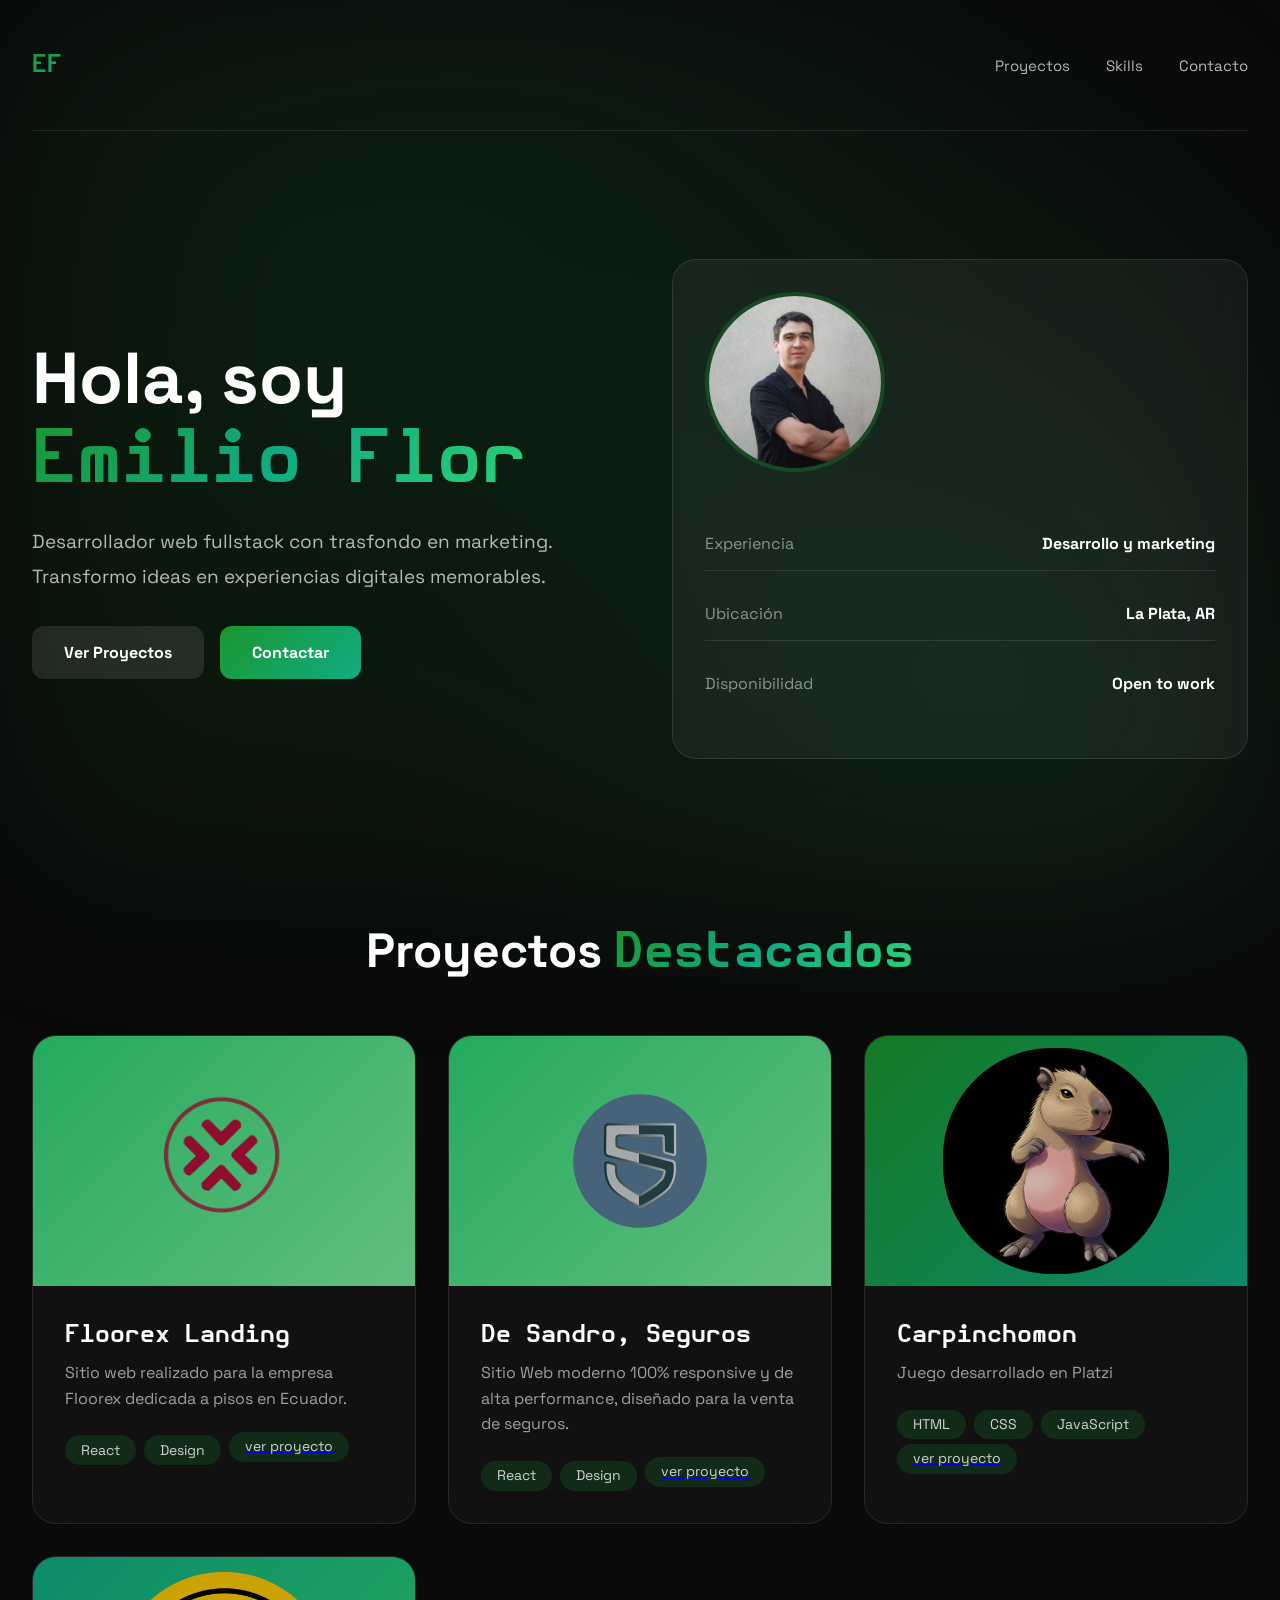
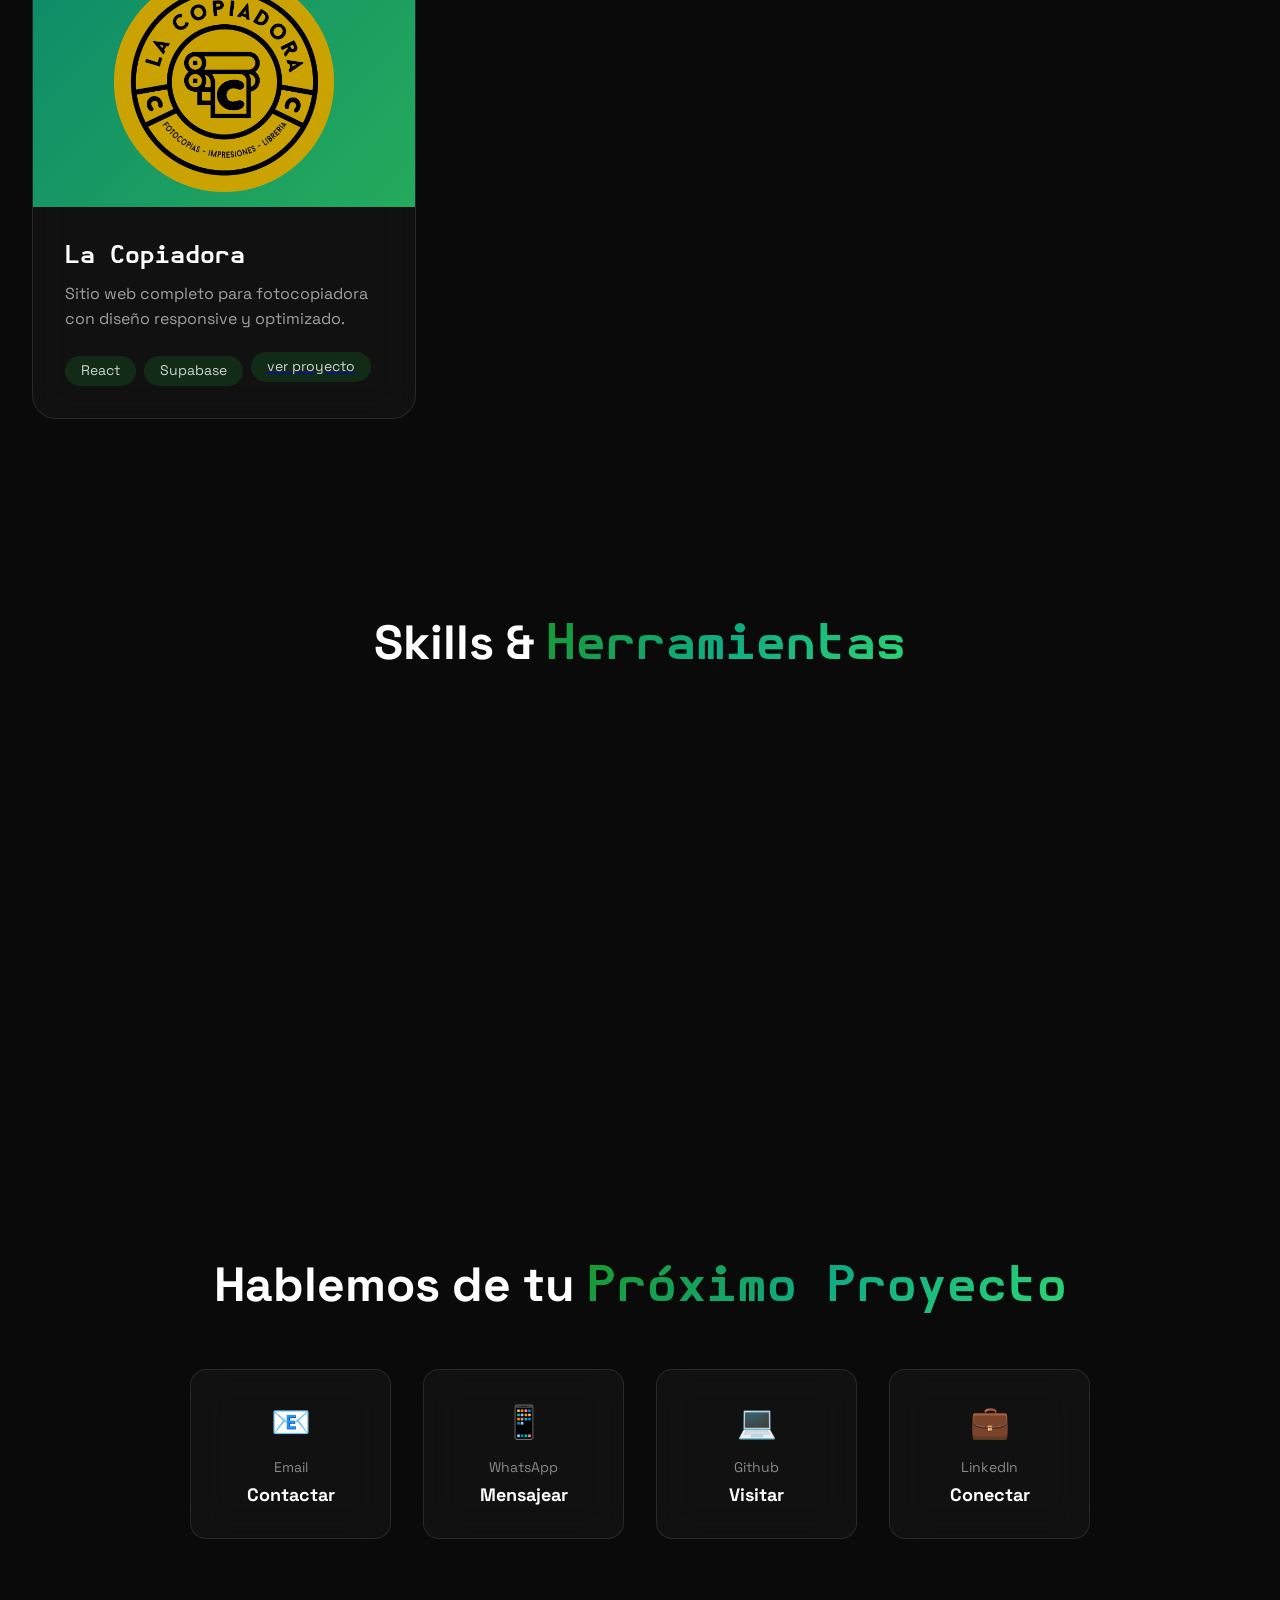
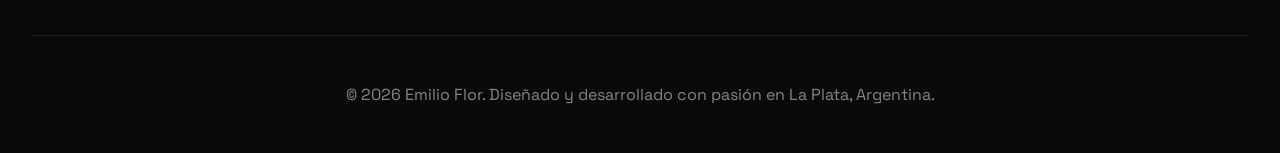
<file: index.html>
<!DOCTYPE html>
<html lang="es">
<head>
  <meta charset="UTF-8">
  <meta name="viewport" content="width=device-width, initial-scale=1.0">
  <title>Emilio Flor - Diseño web y marketing digial</title>
  <link rel="stylesheet" href="./css/index.css">
  <link rel="stylesheet" href="./css/fonts.css">
  <meta name="description" content="Portfolio de Emilio Flor, Desarrollador Web Fullstack especializado en React, Node.js con trasfondo en marketing. Apasionado por crear soluciones escalables y eficientes. ¡Disponible para nuevos proyectos!" />
  <meta name="keywords" content="<meta name="keywords" content="Desarrollador Web, Fullstack Developer, React, Node.js, JavaScript, Portfolio IT, Desarrollo de Software, Programador"/>
  <meta name="author" content="Emilio Flor" />
  <meta property="og:title" content="Emilio Flor" />
  <meta property="og:description" content="Portfolio IT" />
</head>
<body>
  <div class="gradient-bg"></div>
  
  <div class="container">
    <header>
        <div class="logo">EF</div>
        <nav>
            <a href="#proyectos">Proyectos</a>
            <a href="#skills">Skills</a>
            <a href="#contacto">Contacto</a>
        </nav>
    </header>

    <section class="hero">
      <div class="hero-content">
        <h1>Hola, soy <span class="gradient-text">Emilio Flor</span></h1>
        <p>Desarrollador web fullstack con trasfondo en marketing. Transformo ideas en experiencias digitales memorables.</p>
        <div class="cta-buttons">
            <a href="#proyectos" class="btn btn-secondary">Ver Proyectos</a>
            <a href="https://wa.me/5492213642438" class="btn btn-primary">Contactar</a>
        </div>
      </div>
      <div class="hero-image">
          <div class="floating-card">
              <img src="./assets/profile.jpeg" alt="Emilio" class="profile-img">
              <div class="stat">
                  <span class="stat-label">Experiencia</span>
                  <span class="stat-value">Desarrollo y marketing</span>
              </div>
              <div class="stat">
                  <span class="stat-label">Ubicación</span>
                  <span class="stat-value">La Plata, AR</span>
              </div>
              <div class="stat">
                  <span class="stat-label">Disponibilidad</span>
                  <span class="stat-value">Open to work</span>
              </div>
          </div>
      </div>
    </section>

    <section class="projects" id="proyectos">
        <h2 class="section-title">Proyectos <span class="gradient-text">Destacados</span></h2>
        <div class="projects-grid">

            <div class="project-card">
                <div class="project-image project-3">
                  <img src="./assets/Página 4.webp" alt="Siap revestimientos"
                  style="max-width: 100%; max-height: 100%; object-fit: contain; padding: 15px;">
                </div>
                <div class="project-content">
                    <h3 class="project-title">Floorex Landing</h3>
                    <p class="project-desc">Sitio web realizado para la empresa Floorex dedicada a pisos en Ecuador.</p>
                    <div class="project-tags">
                        <span class="tag">React</span>
                        <span class="tag">Design</span>
                        <a href="https://github.com/Emil-in-Code/FloorexLanding"><span class="tag">ver proyecto</span></a>
                    </div>
                </div>
            </div>
            <div class="project-card">
                <div class="project-image project-3">
                  <img src="./assets/Logo.svg" alt="De Sandro seguros"
                  style="max-width: 100%; max-height: 100%; object-fit: contain; padding: 15px;">
                </div>
                <div class="project-content">
                    <h3 class="project-title">De Sandro, Seguros</h3>
                    <p class="project-desc">
                      Sitio Web moderno 100% responsive y de alta performance, diseñado para la venta de seguros.
                    </p>
                    <div class="project-tags">
                        <span class="tag">React</span>
                        <span class="tag">Design</span>
                        <a href="https://desandroseguros.es/"><span class="tag">ver proyecto</span></a>
                    </div>
                </div>
            </div>
            <div class="project-card">
              <div class="project-image">
                <img src="./assets/carpincho.png" alt="Carcarpinchomon">
              </div>
                <div class="project-content">
                    <h3 class="project-title">Carpinchomon</h3>
                    <p class="project-desc">Juego desarrollado en Platzi</p>
                    <div class="project-tags">
                      <span class="tag">HTML</span>
                      <span class="tag">CSS</span>
                      <span class="tag">JavaScript</span>
                      <a href="https://github.com/Emil-in-Code/Carpinchomon">
                        <span class="tag">
                          ver proyecto
                        </span>
                      </a>
                    </div>
                </div>
            </div>

            <div class="project-card">
                <div class="project-image project-2">
                  <img 
                    src="./assets/Logo de la copiadora.png" alt="La Copiadora"
                    style="max-width: 100%; max-height: 100%; object-fit: contain; padding: 15px;"
                  >
                </div>
                
                <div class="project-content">
                    <h3 class="project-title">La Copiadora</h3>
                    <p class="project-desc">Sitio web completo para fotocopiadora con diseño responsive y optimizado.</p>
                    <div class="project-tags">
                      <span class="tag">React</span>
                      <span class="tag">Supabase</span>
                      <a href="https://github.com/Emil-in-Code/pagina-web-la-copiadiora">
                        <span class="tag">
                          ver proyecto
                        </span>
                      </a>
                    </div>
                </div>
            </div>
        </div>
    </section>

    <section class="skills" id="skills">
        <h2 class="section-title">Skills & <span class="gradient-text">Herramientas</span></h2>
        <div class="skills-grid">
            <div class="skill-card">
                <div style="font-size: 2.5rem;">💻</div>
                <div class="skill-name">HTML</div>
            </div>
            <div class="skill-card">
                <div style="font-size: 2.5rem;">🎨</div>
                <div class="skill-name">CSS</div>
            </div>
            <div class="skill-card">
                <div style="font-size: 2.5rem;">⚡</div>
                <div class="skill-name">JavaScript</div>
            </div>
            <div class="skill-card">
                <div style="font-size: 2.5rem;">⚛️</div>
                <div class="skill-name">React</div>
            </div>
            <div class="skill-card">
                <div style="font-size: 2.5rem;">🐧</div>
                <div class="skill-name">Linux</div>
            </div>
            <div class="skill-card">
                <div style="font-size: 2.5rem;">🎯</div>
                <div class="skill-name">Figma</div>
            </div>
            <div class="skill-card">
                <div style="font-size: 2.5rem;">📊</div>
                <div class="skill-name">Excel</div>
            </div>
            <div class="skill-card">
                <div style="font-size: 2.5rem;">🌊</div>
                <div class="skill-name">Webflow</div>
            </div>
            <div class="skill-card">
                <div style="font-size: 2.5rem;">📱</div>
                <div class="skill-name">Google Ads</div>
            </div>
            <div class="skill-card">
                <div style="font-size: 2.5rem;">🗃️</div>
                <div class="skill-name">Supabase</div>
            </div>
        </div>
    </section>

    <section class="contact" id="contacto">
        <h2 class="section-title">Hablemos de tu <span class="gradient-text">Próximo Proyecto</span></h2>
        <div class="contact-grid">
            <a href="mailto:emilioflor80@gmail.com" class="contact-item">
                <div style="font-size: 2rem; margin-bottom: 1rem;">📧</div>
                <div class="contact-label">Email</div>
                <div class="contact-value">Contactar</div>
            </a>
            <a href="https://wa.me/5492213642438" class="contact-item">
                <div style="font-size: 2rem; margin-bottom: 1rem;">📱</div>
                <div class="contact-label">WhatsApp</div>
                <div class="contact-value">Mensajear</div>
            </a>
            <a href="https://github.com" target="_blank" class="contact-item">
                <div style="font-size: 2rem; margin-bottom: 1rem;">💻</div>
                <div class="contact-label">Github</div>
                <div class="contact-value">Visitar</div>
            </a>
            <a href="https://www.linkedin.com/in/emilio-flor/" target="_blank" class="contact-item">
                <div style="font-size: 2rem; margin-bottom: 1rem;">💼</div>
                <div class="contact-label">LinkedIn</div>
                <div class="contact-value">Conectar</div>
            </a>
        </div>
    </section>

    <footer>
        <p>&copy; 2026 Emilio Flor. Diseñado y desarrollado con pasión en La Plata, Argentina.</p>
    </footer>
  </div>

  <script src="./js/index.js"></script>
</body>
</html>
</file>
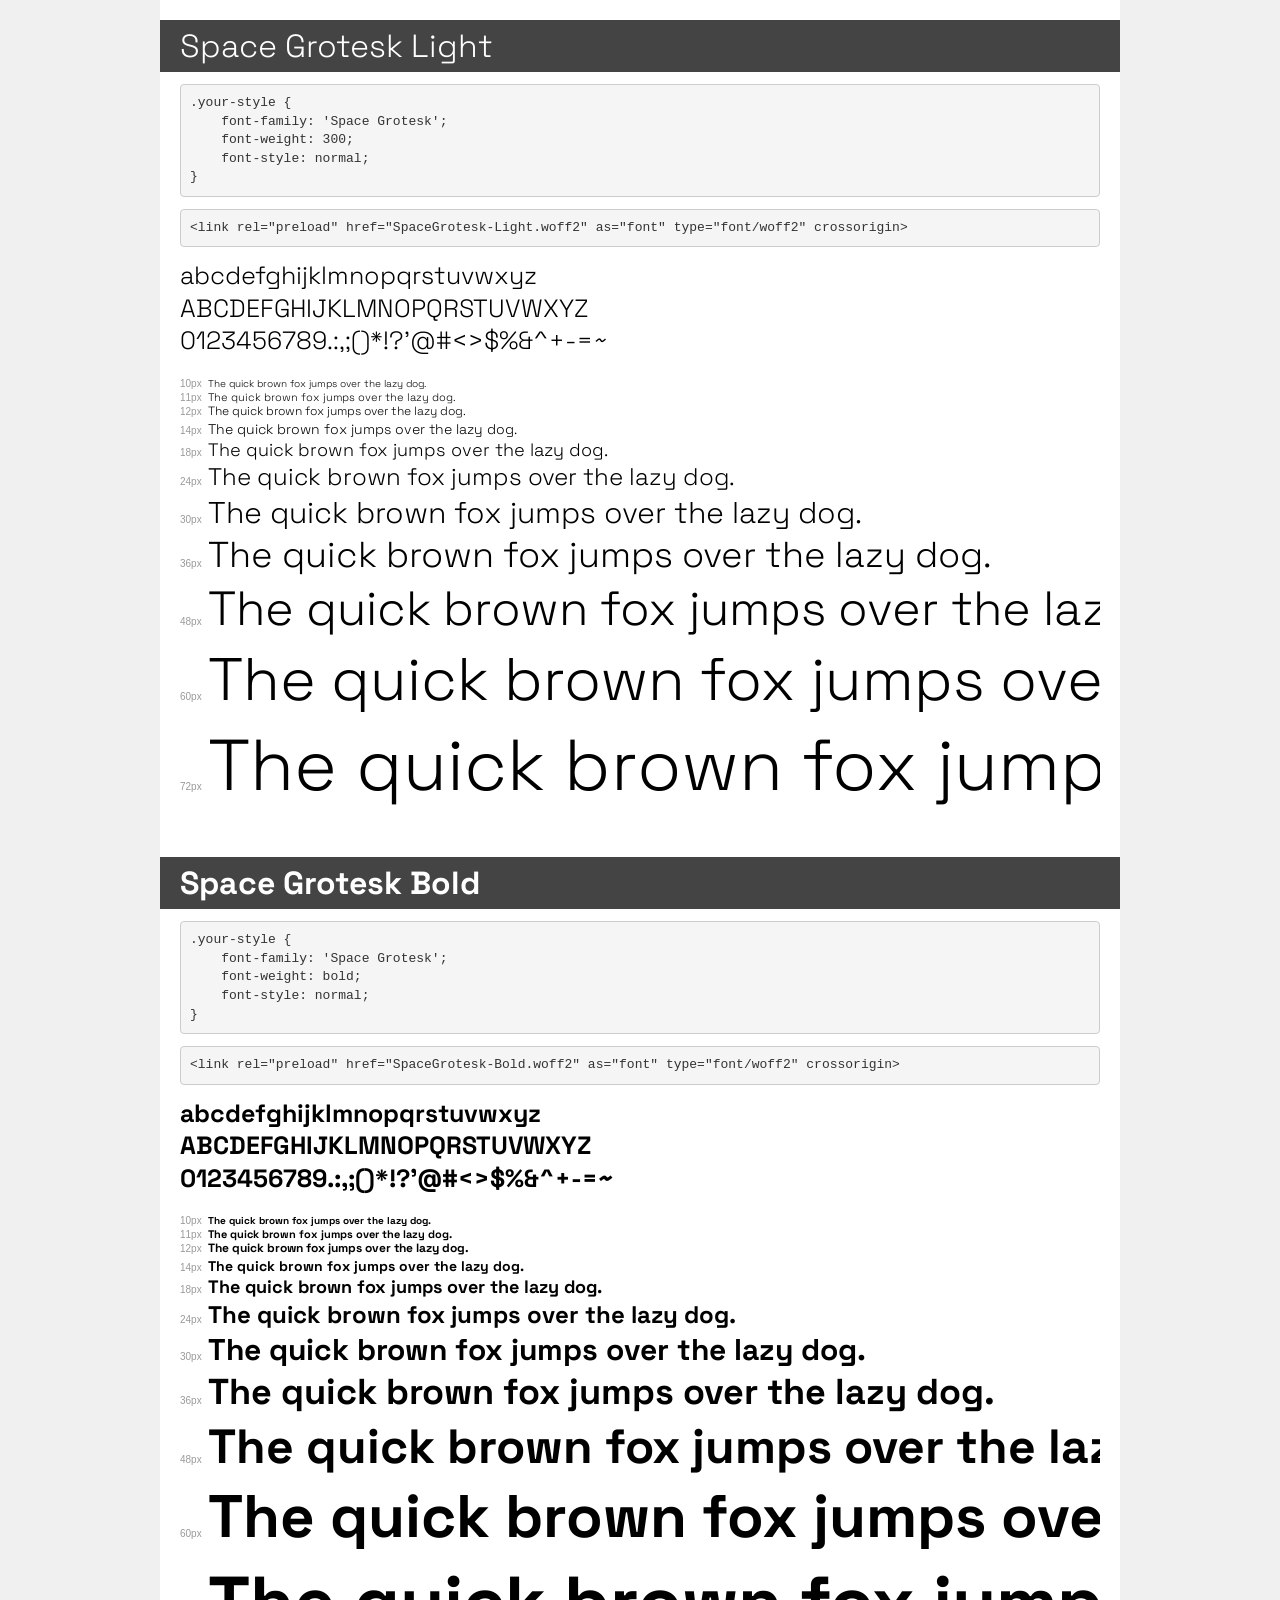
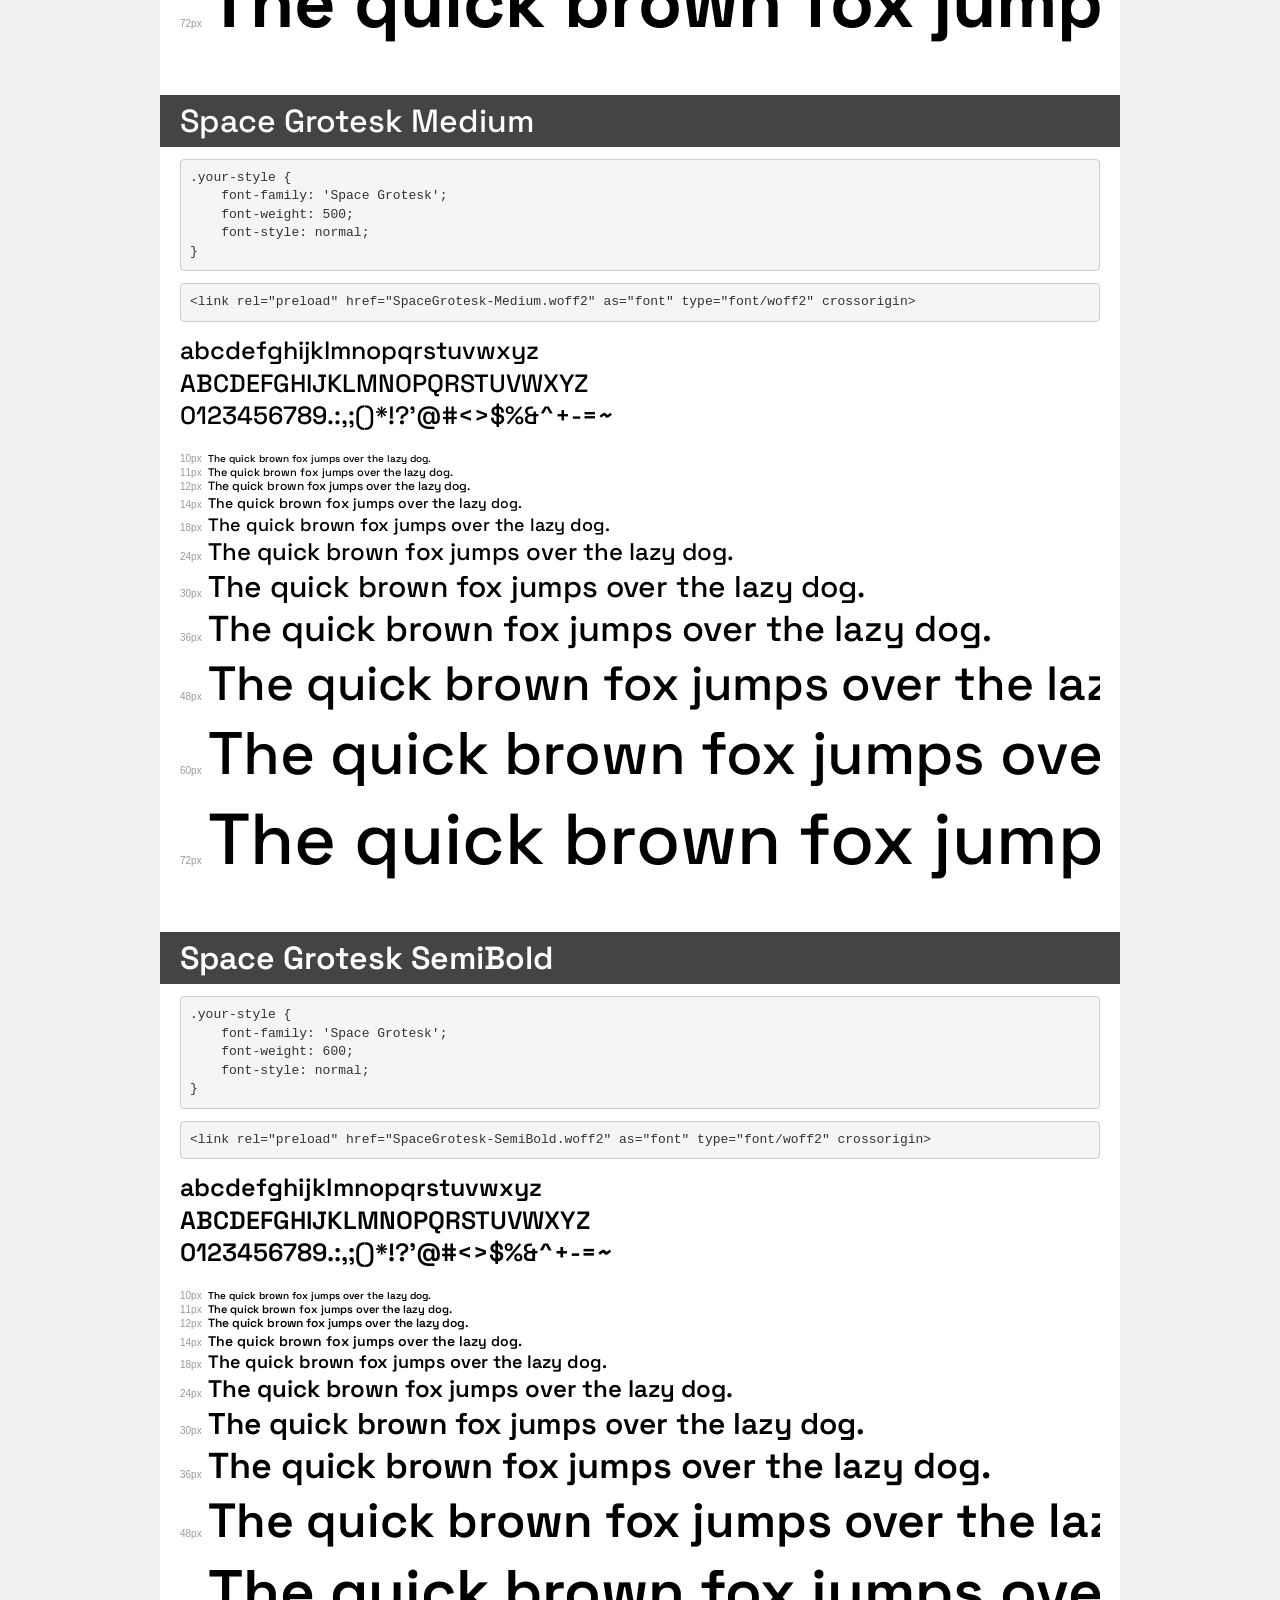
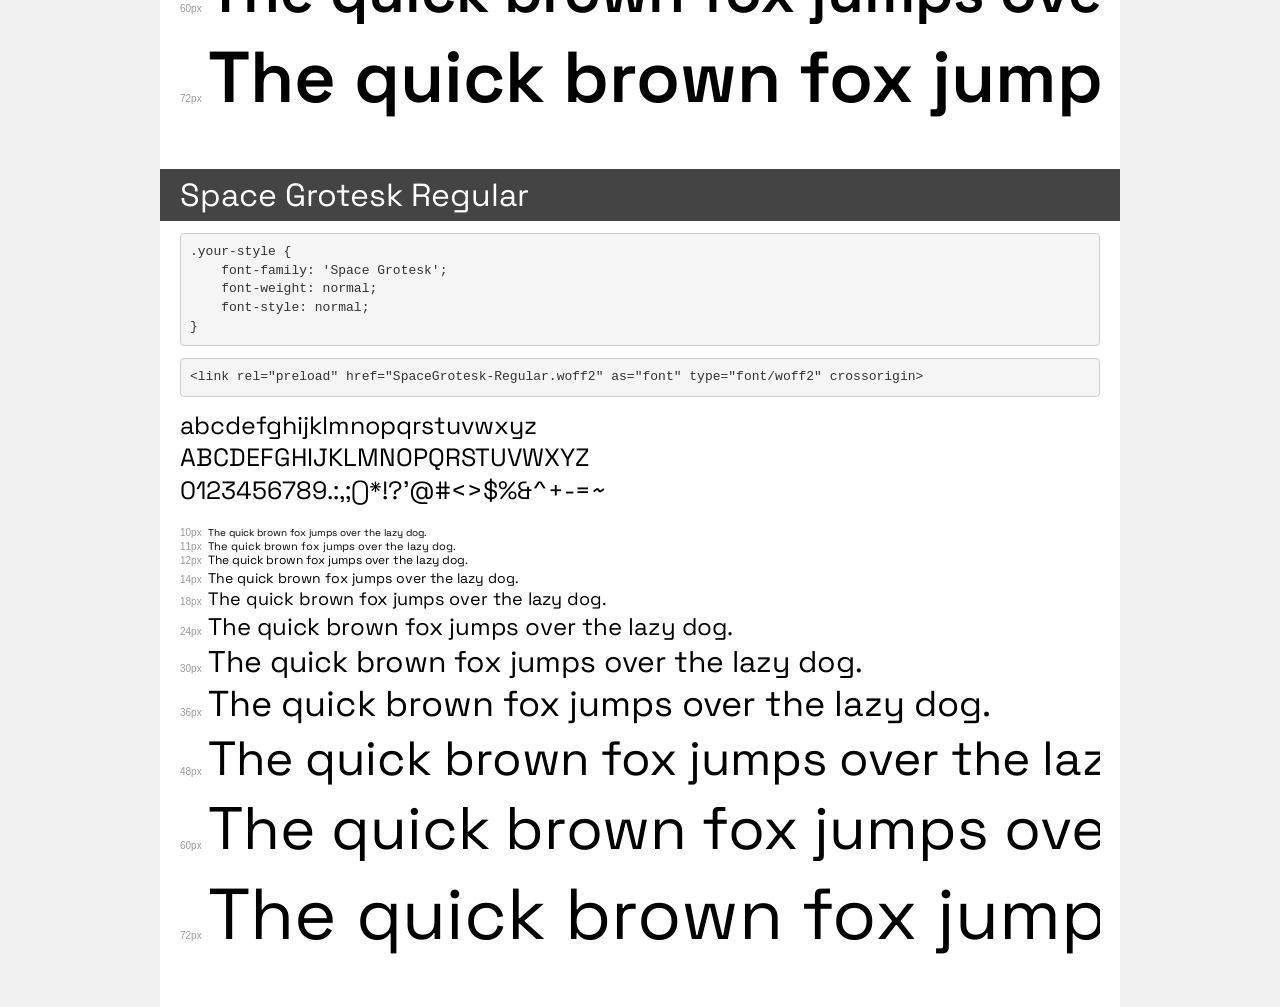
<file: fonts/Grotesck/demo.html>
<!DOCTYPE html>
<html lang="en">
<head>
    <meta charset="utf-8">
    <meta http-equiv="X-UA-Compatible" content="IE=edge">
    <meta name="viewport" content="width=device-width, initial-scale=1">
    <meta name="robots" content="noindex, noarchive">
    <meta name="format-detection" content="telephone=no">
    <title>Transfonter demo</title>
    <link href="stylesheet.css" rel="stylesheet">
    <style>
        /*
        http://meyerweb.com/eric/tools/css/reset/
        v2.0 | 20110126
        License: none (public domain)
        */
        html, body, div, span, applet, object, iframe,
        h1, h2, h3, h4, h5, h6, p, blockquote, pre,
        a, abbr, acronym, address, big, cite, code,
        del, dfn, em, img, ins, kbd, q, s, samp,
        small, strike, strong, sub, sup, tt, var,
        b, u, i, center,
        dl, dt, dd, ol, ul, li,
        fieldset, form, label, legend,
        table, caption, tbody, tfoot, thead, tr, th, td,
        article, aside, canvas, details, embed,
        figure, figcaption, footer, header, hgroup,
        menu, nav, output, ruby, section, summary,
        time, mark, audio, video {
            margin: 0;
            padding: 0;
            border: 0;
            font-size: 100%;
            font: inherit;
            vertical-align: baseline;
        }
        /* HTML5 display-role reset for older browsers */
        article, aside, details, figcaption, figure,
        footer, header, hgroup, menu, nav, section {
            display: block;
        }
        body {
            line-height: 1;
        }
        ol, ul {
            list-style: none;
        }
        blockquote, q {
            quotes: none;
        }
        blockquote:before, blockquote:after,
        q:before, q:after {
            content: '';
            content: none;
        }
        table {
            border-collapse: collapse;
            border-spacing: 0;
        }
        /* demo styles */
        body {
            background: #f0f0f0;
            color: #000;
        }
        .page {
            background: #fff;
            width: 920px;
            margin: 0 auto;
            padding: 20px 20px 0 20px;
            overflow: hidden;
        }
        .font-container {
            overflow-x: auto;
            overflow-y: hidden;
            margin-bottom: 40px;
            line-height: 1.3;
            white-space: nowrap;
            padding-bottom: 5px;
        }
        h1 {
            position: relative;
            background: #444;
            font-size: 32px;
            color: #fff;
            padding: 10px 20px;
            margin: 0 -20px 12px -20px;
        }
        .letters {
            font-size: 25px;
            margin-bottom: 20px;
        }
        .s10:before {
            content: '10px';
        }
        .s11:before {
            content: '11px';
        }
        .s12:before {
            content: '12px';
        }
        .s14:before {
            content: '14px';
        }
        .s18:before {
            content: '18px';
        }
        .s24:before {
            content: '24px';
        }
        .s30:before {
            content: '30px';
        }
        .s36:before {
            content: '36px';
        }
        .s48:before {
            content: '48px';
        }
        .s60:before {
            content: '60px';
        }
        .s72:before {
            content: '72px';
        }
        .s10:before, .s11:before, .s12:before, .s14:before,
        .s18:before, .s24:before, .s30:before, .s36:before,
        .s48:before, .s60:before, .s72:before {
            font-family: Arial, sans-serif;
            font-size: 10px;
            font-weight: normal;
            font-style: normal;
            color: #999;
            padding-right: 6px;
        }
        pre {
            display: block;
            padding: 9px;
            margin: 0 0 12px;
            font-family: Monaco, Menlo, Consolas, "Courier New", monospace;
            font-size: 13px;
            line-height: 1.428571429;
            color: #333;
            font-weight: normal;
            font-style: normal;
            background-color: #f5f5f5;
            border: 1px solid #ccc;
            overflow-x: auto;
            border-radius: 4px;
        }
        /* responsive */
        @media (max-width: 959px) {
            .page {
                width: auto;
                margin: 0;
            }
        }
    </style>
</head>
<body>
<div class="page">
    <div class="demo">
        <h1 style="font-family: 'Space Grotesk'; font-weight: 300; font-style: normal;">Space Grotesk Light</h1>
        <pre title="Usage">.your-style {
    font-family: 'Space Grotesk';
    font-weight: 300;
    font-style: normal;
}</pre>
        <pre title="Preload (optional)">
&lt;link rel=&quot;preload&quot; href=&quot;SpaceGrotesk-Light.woff2&quot; as=&quot;font&quot; type=&quot;font/woff2&quot; crossorigin&gt;</pre>
        <div class="font-container" style="font-family: 'Space Grotesk'; font-weight: 300; font-style: normal;">
            <p class="letters">
                abcdefghijklmnopqrstuvwxyz<br>
ABCDEFGHIJKLMNOPQRSTUVWXYZ<br>
                0123456789.:,;()*!?'@#&lt;&gt;$%&^+-=~
            </p>
            <p class="s10" style="font-size: 10px;">The quick brown fox jumps over the lazy dog.</p>
            <p class="s11" style="font-size: 11px;">The quick brown fox jumps over the lazy dog.</p>
            <p class="s12" style="font-size: 12px;">The quick brown fox jumps over the lazy dog.</p>
            <p class="s14" style="font-size: 14px;">The quick brown fox jumps over the lazy dog.</p>
            <p class="s18" style="font-size: 18px;">The quick brown fox jumps over the lazy dog.</p>
            <p class="s24" style="font-size: 24px;">The quick brown fox jumps over the lazy dog.</p>
            <p class="s30" style="font-size: 30px;">The quick brown fox jumps over the lazy dog.</p>
            <p class="s36" style="font-size: 36px;">The quick brown fox jumps over the lazy dog.</p>
            <p class="s48" style="font-size: 48px;">The quick brown fox jumps over the lazy dog.</p>
            <p class="s60" style="font-size: 60px;">The quick brown fox jumps over the lazy dog.</p>
            <p class="s72" style="font-size: 72px;">The quick brown fox jumps over the lazy dog.</p>
        </div>
    </div>

    <div class="demo">
        <h1 style="font-family: 'Space Grotesk'; font-weight: bold; font-style: normal;">Space Grotesk Bold</h1>
        <pre title="Usage">.your-style {
    font-family: 'Space Grotesk';
    font-weight: bold;
    font-style: normal;
}</pre>
        <pre title="Preload (optional)">
&lt;link rel=&quot;preload&quot; href=&quot;SpaceGrotesk-Bold.woff2&quot; as=&quot;font&quot; type=&quot;font/woff2&quot; crossorigin&gt;</pre>
        <div class="font-container" style="font-family: 'Space Grotesk'; font-weight: bold; font-style: normal;">
            <p class="letters">
                abcdefghijklmnopqrstuvwxyz<br>
ABCDEFGHIJKLMNOPQRSTUVWXYZ<br>
                0123456789.:,;()*!?'@#&lt;&gt;$%&^+-=~
            </p>
            <p class="s10" style="font-size: 10px;">The quick brown fox jumps over the lazy dog.</p>
            <p class="s11" style="font-size: 11px;">The quick brown fox jumps over the lazy dog.</p>
            <p class="s12" style="font-size: 12px;">The quick brown fox jumps over the lazy dog.</p>
            <p class="s14" style="font-size: 14px;">The quick brown fox jumps over the lazy dog.</p>
            <p class="s18" style="font-size: 18px;">The quick brown fox jumps over the lazy dog.</p>
            <p class="s24" style="font-size: 24px;">The quick brown fox jumps over the lazy dog.</p>
            <p class="s30" style="font-size: 30px;">The quick brown fox jumps over the lazy dog.</p>
            <p class="s36" style="font-size: 36px;">The quick brown fox jumps over the lazy dog.</p>
            <p class="s48" style="font-size: 48px;">The quick brown fox jumps over the lazy dog.</p>
            <p class="s60" style="font-size: 60px;">The quick brown fox jumps over the lazy dog.</p>
            <p class="s72" style="font-size: 72px;">The quick brown fox jumps over the lazy dog.</p>
        </div>
    </div>

    <div class="demo">
        <h1 style="font-family: 'Space Grotesk'; font-weight: 500; font-style: normal;">Space Grotesk Medium</h1>
        <pre title="Usage">.your-style {
    font-family: 'Space Grotesk';
    font-weight: 500;
    font-style: normal;
}</pre>
        <pre title="Preload (optional)">
&lt;link rel=&quot;preload&quot; href=&quot;SpaceGrotesk-Medium.woff2&quot; as=&quot;font&quot; type=&quot;font/woff2&quot; crossorigin&gt;</pre>
        <div class="font-container" style="font-family: 'Space Grotesk'; font-weight: 500; font-style: normal;">
            <p class="letters">
                abcdefghijklmnopqrstuvwxyz<br>
ABCDEFGHIJKLMNOPQRSTUVWXYZ<br>
                0123456789.:,;()*!?'@#&lt;&gt;$%&^+-=~
            </p>
            <p class="s10" style="font-size: 10px;">The quick brown fox jumps over the lazy dog.</p>
            <p class="s11" style="font-size: 11px;">The quick brown fox jumps over the lazy dog.</p>
            <p class="s12" style="font-size: 12px;">The quick brown fox jumps over the lazy dog.</p>
            <p class="s14" style="font-size: 14px;">The quick brown fox jumps over the lazy dog.</p>
            <p class="s18" style="font-size: 18px;">The quick brown fox jumps over the lazy dog.</p>
            <p class="s24" style="font-size: 24px;">The quick brown fox jumps over the lazy dog.</p>
            <p class="s30" style="font-size: 30px;">The quick brown fox jumps over the lazy dog.</p>
            <p class="s36" style="font-size: 36px;">The quick brown fox jumps over the lazy dog.</p>
            <p class="s48" style="font-size: 48px;">The quick brown fox jumps over the lazy dog.</p>
            <p class="s60" style="font-size: 60px;">The quick brown fox jumps over the lazy dog.</p>
            <p class="s72" style="font-size: 72px;">The quick brown fox jumps over the lazy dog.</p>
        </div>
    </div>

    <div class="demo">
        <h1 style="font-family: 'Space Grotesk'; font-weight: 600; font-style: normal;">Space Grotesk SemiBold</h1>
        <pre title="Usage">.your-style {
    font-family: 'Space Grotesk';
    font-weight: 600;
    font-style: normal;
}</pre>
        <pre title="Preload (optional)">
&lt;link rel=&quot;preload&quot; href=&quot;SpaceGrotesk-SemiBold.woff2&quot; as=&quot;font&quot; type=&quot;font/woff2&quot; crossorigin&gt;</pre>
        <div class="font-container" style="font-family: 'Space Grotesk'; font-weight: 600; font-style: normal;">
            <p class="letters">
                abcdefghijklmnopqrstuvwxyz<br>
ABCDEFGHIJKLMNOPQRSTUVWXYZ<br>
                0123456789.:,;()*!?'@#&lt;&gt;$%&^+-=~
            </p>
            <p class="s10" style="font-size: 10px;">The quick brown fox jumps over the lazy dog.</p>
            <p class="s11" style="font-size: 11px;">The quick brown fox jumps over the lazy dog.</p>
            <p class="s12" style="font-size: 12px;">The quick brown fox jumps over the lazy dog.</p>
            <p class="s14" style="font-size: 14px;">The quick brown fox jumps over the lazy dog.</p>
            <p class="s18" style="font-size: 18px;">The quick brown fox jumps over the lazy dog.</p>
            <p class="s24" style="font-size: 24px;">The quick brown fox jumps over the lazy dog.</p>
            <p class="s30" style="font-size: 30px;">The quick brown fox jumps over the lazy dog.</p>
            <p class="s36" style="font-size: 36px;">The quick brown fox jumps over the lazy dog.</p>
            <p class="s48" style="font-size: 48px;">The quick brown fox jumps over the lazy dog.</p>
            <p class="s60" style="font-size: 60px;">The quick brown fox jumps over the lazy dog.</p>
            <p class="s72" style="font-size: 72px;">The quick brown fox jumps over the lazy dog.</p>
        </div>
    </div>

    <div class="demo">
        <h1 style="font-family: 'Space Grotesk'; font-weight: normal; font-style: normal;">Space Grotesk Regular</h1>
        <pre title="Usage">.your-style {
    font-family: 'Space Grotesk';
    font-weight: normal;
    font-style: normal;
}</pre>
        <pre title="Preload (optional)">
&lt;link rel=&quot;preload&quot; href=&quot;SpaceGrotesk-Regular.woff2&quot; as=&quot;font&quot; type=&quot;font/woff2&quot; crossorigin&gt;</pre>
        <div class="font-container" style="font-family: 'Space Grotesk'; font-weight: normal; font-style: normal;">
            <p class="letters">
                abcdefghijklmnopqrstuvwxyz<br>
ABCDEFGHIJKLMNOPQRSTUVWXYZ<br>
                0123456789.:,;()*!?'@#&lt;&gt;$%&^+-=~
            </p>
            <p class="s10" style="font-size: 10px;">The quick brown fox jumps over the lazy dog.</p>
            <p class="s11" style="font-size: 11px;">The quick brown fox jumps over the lazy dog.</p>
            <p class="s12" style="font-size: 12px;">The quick brown fox jumps over the lazy dog.</p>
            <p class="s14" style="font-size: 14px;">The quick brown fox jumps over the lazy dog.</p>
            <p class="s18" style="font-size: 18px;">The quick brown fox jumps over the lazy dog.</p>
            <p class="s24" style="font-size: 24px;">The quick brown fox jumps over the lazy dog.</p>
            <p class="s30" style="font-size: 30px;">The quick brown fox jumps over the lazy dog.</p>
            <p class="s36" style="font-size: 36px;">The quick brown fox jumps over the lazy dog.</p>
            <p class="s48" style="font-size: 48px;">The quick brown fox jumps over the lazy dog.</p>
            <p class="s60" style="font-size: 60px;">The quick brown fox jumps over the lazy dog.</p>
            <p class="s72" style="font-size: 72px;">The quick brown fox jumps over the lazy dog.</p>
        </div>
    </div>

</div>
</body>
</html>
</file>
<file: css/index.css>
* {
    margin: 0;
    padding: 0;
    box-sizing: border-box;
}


body {
    font-family: Space Grotesk;
    background: #0a0a0a;
    color: #fff;
    overflow-x: hidden;
}

.gradient-bg {
  position: fixed;
  width: 100%;
  height: 100%;
  background: radial-gradient(circle at 20% 50%, rgba(26, 151, 47, 0.3), transparent 100%),
              radial-gradient(circle at 80% 80%, rgba(46, 213, 115, 0.3), transparent 50%),
              radial-gradient(circle at 40% 20%, rgba(16, 172, 132, 0.2), transparent 50%);
  filter: blur(100px);
  opacity: 0.4;
  z-index: 0;
}

.container {
    position: relative;
    z-index: 1;
    max-width: 1400px;
    margin: 0 auto;
    padding: 0 2rem;
}

header {
    padding: 3rem 0;
    display: flex;
    justify-content: space-between;
    align-items: center;
    border-bottom: 1px solid rgba(255,255,255,0.1);
}

.logo {
    font-family: Hermit;
    font-weight:100;
    font-size: 1.5rem;
    font-weight: 700;
    background: linear-gradient(135deg, #1a972f 0%, #10ac84 100%);
    -webkit-background-clip: text;
    -webkit-text-fill-color: transparent;
    background-clip: text;
}

nav a {
    color: rgba(255,255,255,0.7);
    text-decoration: none;
    margin-left: 2rem;
    transition: color 0.3s;
    font-size: 0.95rem;
}

nav a:hover {
    color: #1a972f;
}

.hero {
    padding: 8rem 0 4rem;
    display: grid;
    grid-template-columns: 1fr 1fr;
    gap: 4rem;
    align-items: center;
}

.hero-content h1 {
    font-size: 4.5rem;
    line-height: 1.1;
    margin-bottom: 1.5rem;
    font-weight: 800;
}

.gradient-text {
    background: linear-gradient(135deg, #1a972f 0%, #10ac84 50%, #2ed573 100%);
    -webkit-background-clip: text;
    -webkit-text-fill-color: transparent;
    background-clip: text;
    font-family:Hermit;
}

.hero-content p {
    font-size: 1.2rem;
    color: rgba(255,255,255,0.7);
    margin-bottom: 2rem;
    line-height: 1.8;
}

.cta-buttons {
    display: flex;
    gap: 1rem;
}

.btn {
    padding: 1rem 2rem;
    border-radius: 12px;
    text-decoration: none;
    font-weight: 600;
    transition: all 0.3s;
    display: inline-block;
}

.btn-primary {
    background: linear-gradient(135deg, #1a972f 0%, #10ac84 100%);
    color: #fff;
}

.btn-primary:hover {
    transform: translateY(-2px);
    box-shadow: 0 10px 40px rgba(26, 151, 47, 0.4);
}

.btn-secondary {
    background: rgba(255,255,255,0.1);
    color: #fff;
    backdrop-filter: blur(10px);
}

.btn-secondary:hover {
    background: rgba(26, 151, 47, 0.2);
}

.hero-image {
    position: relative;
}

.floating-card {
    background: rgba(255,255,255,0.05);
    backdrop-filter: blur(20px);
    border: 1px solid rgba(255,255,255,0.1);
    border-radius: 24px;
    padding: 2rem;
    animation: float 6s ease-in-out infinite;
}

@keyframes float {
    0%, 100% { transform: translateY(0px); }
    50% { transform: translateY(-20px); }
}

.profile-img {
    width: 180px;
    height: 180px;
    border-radius: 50%;
    margin-bottom: 1.5rem;
    border: 4px solid rgba(26, 151, 47, 0.3);
    object-fit: cover;
}

.stat {
    display: flex;
    justify-content: space-between;
    margin: 1rem 0;
    padding: 1rem 0;
    border-bottom: 1px solid rgba(255,255,255,0.1);
}

.stat:last-child {
    border-bottom: none;
}

.stat-label {
    color: rgba(255,255,255,0.5);
}

.stat-value {
    font-weight: 700;
    color: #fff;
}

.section-title {
    font-size: 3rem;
    margin-bottom: 3rem;
    text-align: center;
    font-weight: 800;
}

.projects {
    padding: 6rem 0;
}

.projects-grid {
    display: grid;
    grid-template-columns: repeat(auto-fit, minmax(350px, 1fr));
    gap: 2rem;
}

.project-card {
    background: rgba(255,255,255,0.03);
    backdrop-filter: blur(20px);
    border: 1px solid rgba(255,255,255,0.1);
    border-radius: 24px;
    overflow: hidden;
    transition: all 0.4s;
    cursor: pointer;
}

.project-card:hover {
    transform: translateY(-10px);
    border-color: rgba(26, 151, 47, 0.5);
    box-shadow: 0 20px 60px rgba(26, 151, 47, 0.2);
}

.project-image {
    height: 250px;
    background: linear-gradient(135deg, #1a972f 0%, #10ac84 100%);
    display: flex;
    align-items: center;
    justify-content: center;
    font-size: 4rem;
    position: relative;
    overflow: hidden;
}

.project-image.project-2 {
    background: linear-gradient(135deg, #10ac84 0%, #2ed573 100%);
    
}

.project-image.project-3 {
    background: linear-gradient(135deg, #2ed573 0%, #7bed9f 100%);
}

.project-image::before {
    content: '';
    position: absolute;
    width: 100%;
    height: 100%;
    background: rgba(0,0,0,0.2);
}

.project-content {
    padding: 2rem;
}

.project-title {
    font-size: 1.5rem;
    margin-bottom: 0.5rem;
    font-family:Hermit;
    font-weight: 800;
}

.project-desc {
    color: rgba(255,255,255,0.6);
    margin-bottom: 1.5rem;
    line-height: 1.6;
}

.project-tags {
    display: flex;
    gap: 0.5rem;
    flex-wrap: wrap;
}

.tag {
    padding: 0.4rem 1rem;
    background: rgba(26, 151, 47, 0.2);
    border-radius: 20px;
    font-size: 0.85rem;
    color: rgba(255,255,255,0.8);
}

.skills {
    padding: 6rem 0;
}

.skills-grid {
    display: grid;
    grid-template-columns: repeat(auto-fit, minmax(140px, 1fr));
    gap: 1.5rem;
    max-width: 1000px;
    margin: 0 auto;
}

.skill-card {
    background: rgba(255,255,255,0.03);
    backdrop-filter: blur(20px);
    border: 1px solid rgba(255,255,255,0.1);
    border-radius: 16px;
    padding: 2rem 1rem;
    text-align: center;
    transition: all 0.3s;
}

.skill-card:hover {
    background: rgba(26, 151, 47, 0.1);
    border-color: rgba(26, 151, 47, 0.5);
    transform: scale(1.05);
}

.skill-name {
    margin-top: 1rem;
    font-weight: 600;
    font-size: 1.1rem;
}

.contact {
    padding: 6rem 0;
    text-align: center;
}

.contact-grid {
    display: grid;
    grid-template-columns: repeat(auto-fit, minmax(200px, 1fr));
    gap: 2rem;
    margin-top: 3rem;
    max-width: 900px;
    margin-left: auto;
    margin-right: auto;
}

.contact-item {
    background: rgba(255,255,255,0.03);
    backdrop-filter: blur(20px);
    border: 1px solid rgba(255,255,255,0.1);
    border-radius: 16px;
    padding: 2rem;
    transition: all 0.3s;
    text-decoration: none;
    color: #fff;
    display: block;
}

.contact-item:hover {
    background: rgba(26, 151, 47, 0.1);
    border-color: rgba(26, 151, 47, 0.5);
    transform: translateY(-5px);
}

.contact-label {
    color: rgba(255,255,255,0.5);
    font-size: 0.9rem;
    margin-bottom: 0.5rem;
}

.contact-value {
    font-weight: 600;
    font-size: 1.1rem;
}

footer {
    padding: 3rem 0;
    text-align: center;
    border-top: 1px solid rgba(255,255,255,0.1);
    color: rgba(255,255,255,0.5);
}

@media (max-width: 768px) {
    .hero {
        grid-template-columns: 1fr;
        padding: 4rem 0 2rem;
    }

    .hero-content h1 {
        font-size: 2.5rem;
    }

    .section-title {
        font-size: 2rem;
    }

    nav {
        display: none;
    }

    .projects-grid {
        grid-template-columns: 1fr;
    }

    .cta-buttons {
        flex-direction: column;
    }
}
</file>
<file: css/fonts.css>
@font-face {
    font-family: 'Hermit';
    src: url('../fonts/Hermit-Light.woff2') format('woff2');
    font-weight: 300;
    font-display: swap;
}

@font-face {
    font-family: 'Hermit';
    src: url('../fonts/Hermit-Regular.woff2') format('woff2');
    font-weight: 400;
    font-display: swap;
}

@font-face {
    font-family: 'Hermit';
    src: url('../fonts/Hermit-Bold.woff2') format('woff2');
    font-weight: 700;
    font-display: swap;
}

/* --- SPACE GROTESK --- */
@font-face {
    font-family: 'Space Grotesk';
    src: url('../fonts/Grotesck/SpaceGrotesk-Light.woff2') format('woff2');
    font-weight: 300;
    font-style: normal;
    font-display: swap;
}

@font-face {
    font-family: 'Space Grotesk';
    src: url('../fonts/Grotesck/SpaceGrotesk-Regular.woff2') format('woff2');
    font-weight: 400;
    font-style: normal;
    font-display: swap;
}

@font-face {
    font-family: 'Space Grotesk';
    src: url('../fonts/Grotesck/SpaceGrotesk-Bold.woff2') format('woff2');
    font-weight: 700;
    font-style: normal;
    font-display: swap;
}
</file>
<file: fonts/Grotesck/stylesheet.css>
@font-face {
    font-family: 'Space Grotesk';
    src: url('SpaceGrotesk-Light.woff2') format('woff2');
    font-weight: 300;
    font-style: normal;
    font-display: swap;
}

@font-face {
    font-family: 'Space Grotesk';
    src: url('SpaceGrotesk-Bold.woff2') format('woff2');
    font-weight: bold;
    font-style: normal;
    font-display: swap;
}

@font-face {
    font-family: 'Space Grotesk';
    src: url('SpaceGrotesk-Medium.woff2') format('woff2');
    font-weight: 500;
    font-style: normal;
    font-display: swap;
}

@font-face {
    font-family: 'Space Grotesk';
    src: url('SpaceGrotesk-SemiBold.woff2') format('woff2');
    font-weight: 600;
    font-style: normal;
    font-display: swap;
}

@font-face {
    font-family: 'Space Grotesk';
    src: url('SpaceGrotesk-Regular.woff2') format('woff2');
    font-weight: normal;
    font-style: normal;
    font-display: swap;
}
</file>
